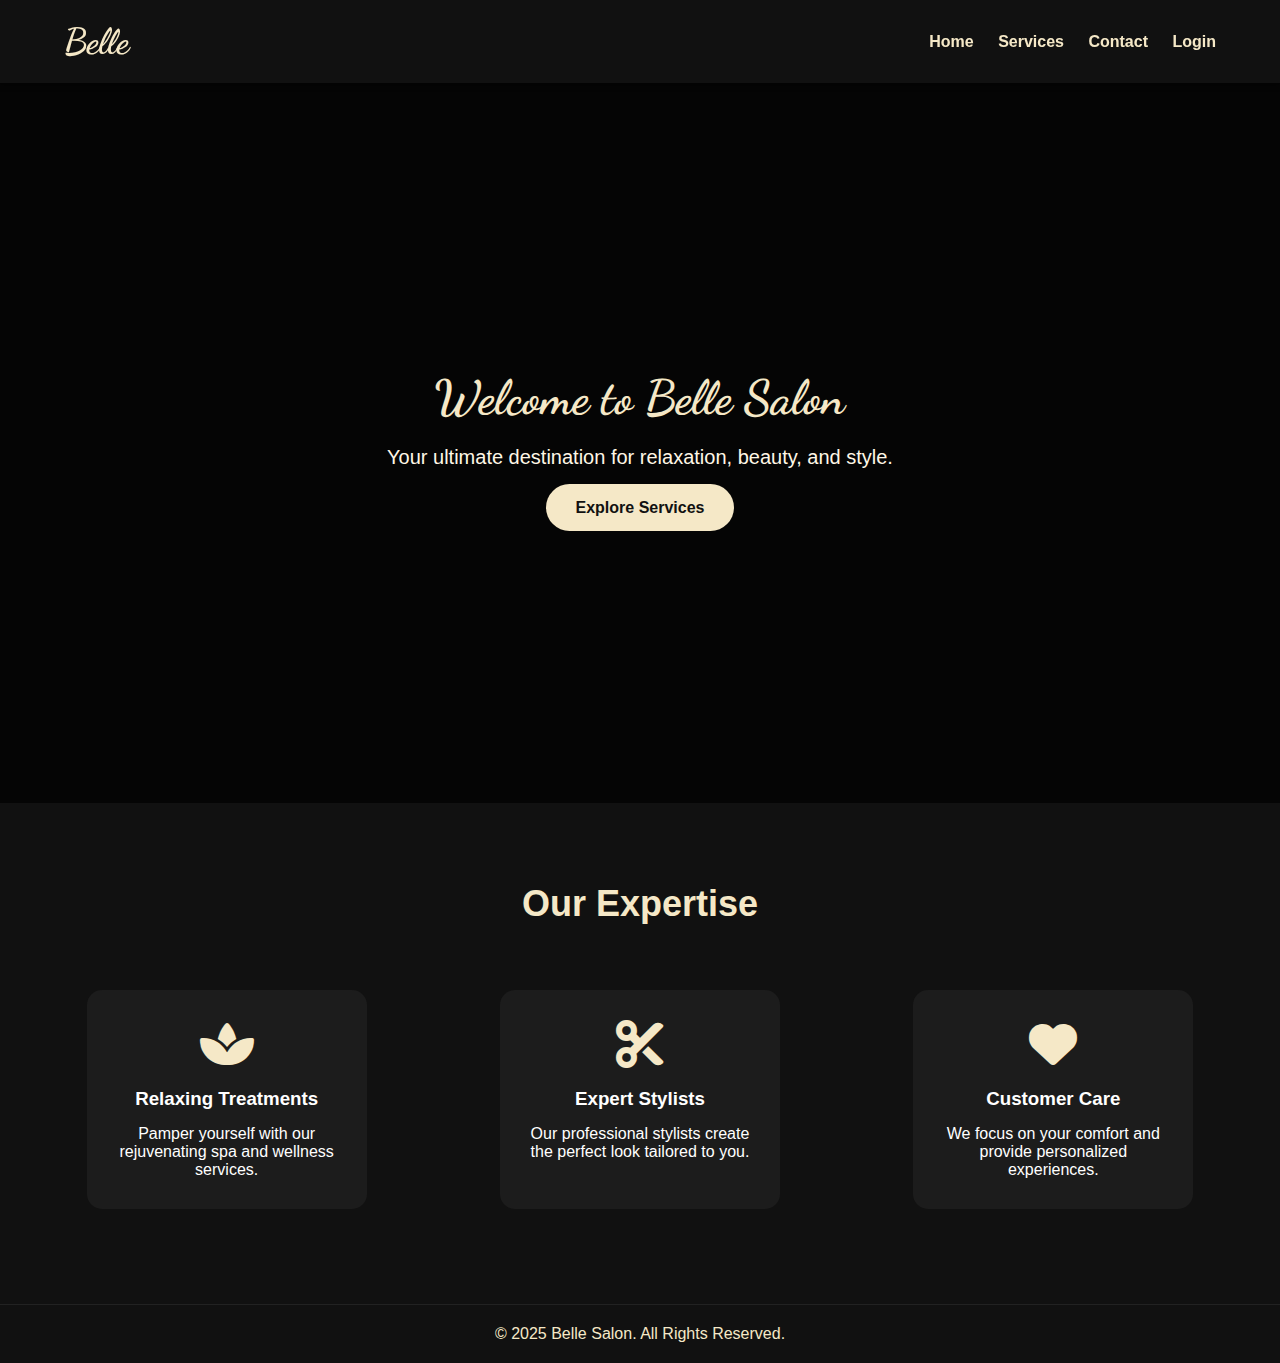
<file: index.html>
<!DOCTYPE html>
<html lang="en">
<head>
    <meta charset="UTF-8">
    <meta name="viewport" content="width=device-width, initial-scale=1.0">
    <title>Belle Salon</title>
    <link rel="stylesheet" href="css/style.css">
    <!-- Elegant curvy font -->
    <link href="https://fonts.googleapis.com/css2?family=Dancing+Script:wght@500;700&display=swap" rel="stylesheet">
    <link rel="stylesheet" href="https://cdnjs.cloudflare.com/ajax/libs/font-awesome/6.4.0/css/all.min.css">
</head>
<body>

<!-- Header -->
<header>
    <div class="container header-container">
        <h1 class="logo">Belle</h1>
        <nav>
            <a href="index.html">Home</a>
            <a href="services.html">Services</a>
            <a href="contact.html">Contact</a>
            <a href="login.html">Login</a>
        </nav>
    </div>
</header>

<!-- Hero Section -->
<section class="hero">
    <div class="hero-overlay"></div>
    <div class="hero-content">
        <h2>Welcome to Belle Salon</h2>
        <p>Your ultimate destination for relaxation, beauty, and style.</p>
        <a href="services.html" class="btn">Explore Services</a>
    </div>
</section>

<!-- About Section -->
<section class="about">
    <h2>Our Expertise</h2>
    <div class="about-container">
        <div class="about-card">
            <i class="fas fa-spa fa-3x"></i>
            <h3>Relaxing Treatments</h3>
            <p>Pamper yourself with our rejuvenating spa and wellness services.</p>
        </div>
        <div class="about-card">
            <i class="fas fa-cut fa-3x"></i>
            <h3>Expert Stylists</h3>
            <p>Our professional stylists create the perfect look tailored to you.</p>
        </div>
        <div class="about-card">
            <i class="fas fa-heart fa-3x"></i>
            <h3>Customer Care</h3>
            <p>We focus on your comfort and provide personalized experiences.</p>
        </div>
    </div>
</section>

<!-- Footer -->
<footer>
    <p>&copy; 2025 Belle Salon. All Rights Reserved.</p>
</footer>

<script src="js/script.js"></script>
</body>
</html>
</file>
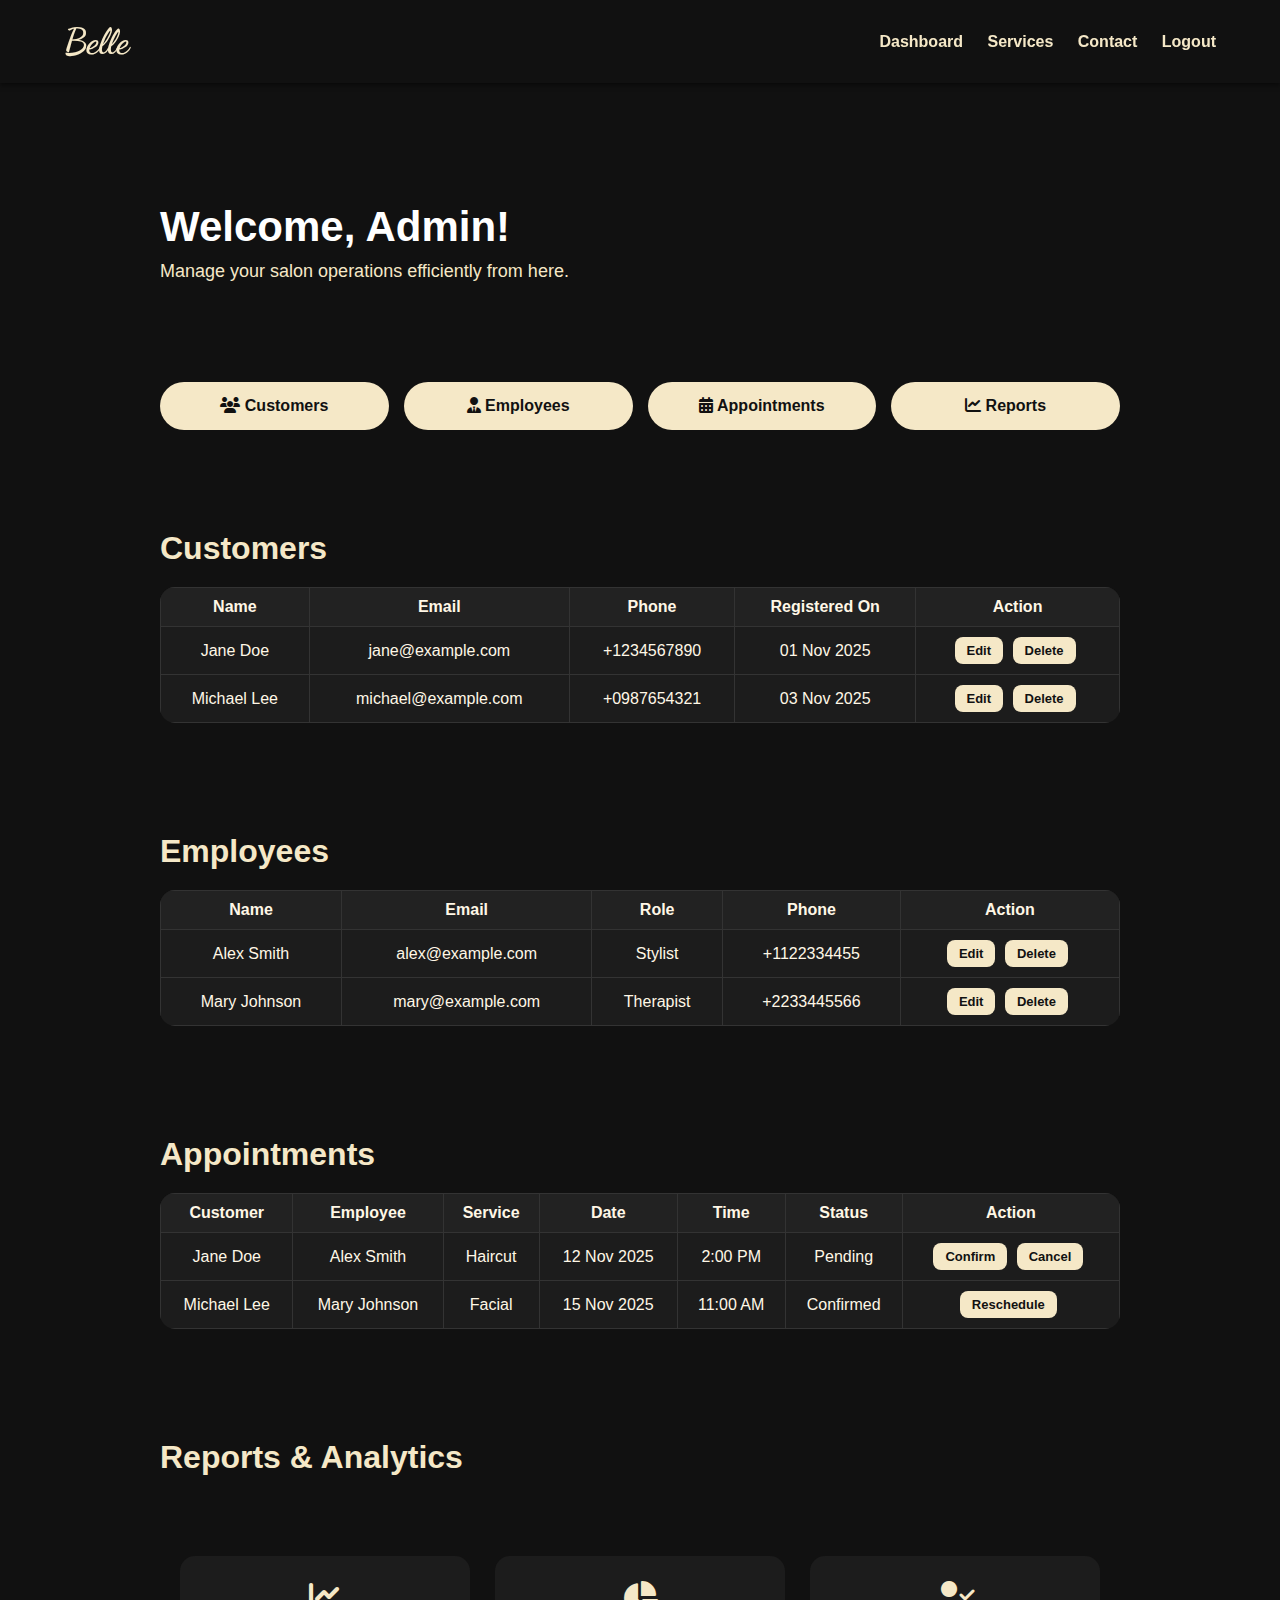
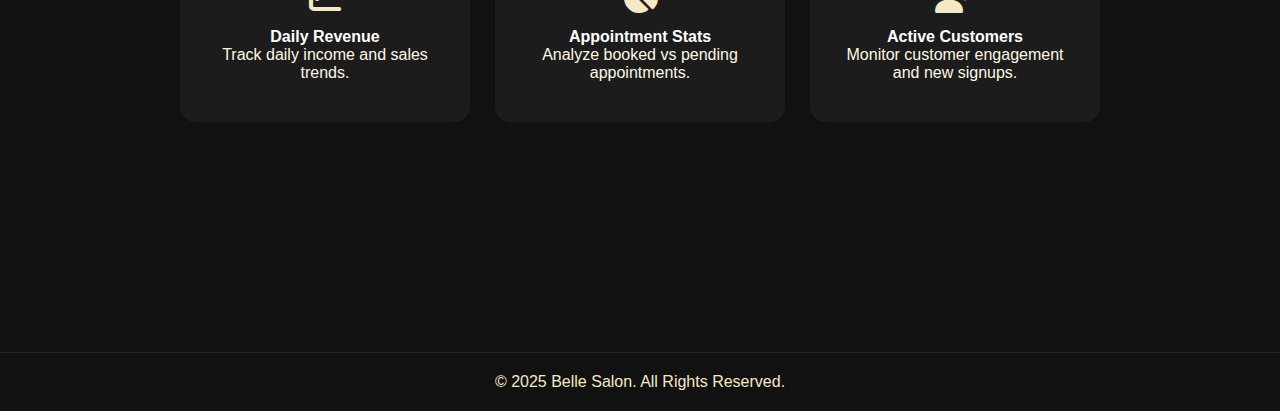
<file: admin.html>
<!DOCTYPE html>
<html lang="en">
<head>
  <meta charset="UTF-8">
  <meta name="viewport" content="width=device-width, initial-scale=1.0">
  <title>Admin Dashboard - Belle Salon</title>
  <link rel="stylesheet" href="css/style.css">
  <link href="https://fonts.googleapis.com/css2?family=Dancing+Script:wght@500;700&display=swap" rel="stylesheet">
  <link rel="stylesheet" href="https://cdnjs.cloudflare.com/ajax/libs/font-awesome/6.4.0/css/all.min.css">
</head>
<body>

<!-- Header -->
<header>
  <div class="container header-container">
      <h1 class="logo">Belle</h1>
      <nav>
          <a href="admin.html">Dashboard</a>
          <a href="services.html">Services</a>
          <a href="contact.html">Contact</a>
          <a href="login.html">Logout</a>
      </nav>
  </div>
</header>

<!-- Admin Dashboard -->
<section class="dashboard">
  <div class="dashboard-container">

    <!-- Welcome -->
    <div class="dashboard-welcome">
      <h2>Welcome, <span id="adminName">Admin</span>!</h2>
      <p>Manage your salon operations efficiently from here.</p>
    </div>

    <!-- Quick Actions -->
    <div class="quick-actions">
      <a href="#manageCustomers" class="btn"><i class="fas fa-users"></i> Customers</a>
      <a href="#manageEmployees" class="btn"><i class="fas fa-user-tie"></i> Employees</a>
      <a href="#appointmentsSection" class="btn"><i class="fas fa-calendar-alt"></i> Appointments</a>
      <a href="#reportsSection" class="btn"><i class="fas fa-chart-line"></i> Reports</a>
    </div>

    <!-- Manage Customers -->
    <div class="dashboard-section" id="manageCustomers">
      <h3>Customers</h3>
      <table class="appointments-table">
        <thead>
          <tr>
            <th>Name</th>
            <th>Email</th>
            <th>Phone</th>
            <th>Registered On</th>
            <th>Action</th>
          </tr>
        </thead>
        <tbody>
          <tr>
            <td>Jane Doe</td>
            <td>jane@example.com</td>
            <td>+1234567890</td>
            <td>01 Nov 2025</td>
            <td><button class="btn small-btn">Edit</button> <button class="btn small-btn">Delete</button></td>
          </tr>
          <tr>
            <td>Michael Lee</td>
            <td>michael@example.com</td>
            <td>+0987654321</td>
            <td>03 Nov 2025</td>
            <td><button class="btn small-btn">Edit</button> <button class="btn small-btn">Delete</button></td>
          </tr>
        </tbody>
      </table>
    </div>

    <!-- Manage Employees -->
    <div class="dashboard-section" id="manageEmployees">
      <h3>Employees</h3>
      <table class="appointments-table">
        <thead>
          <tr>
            <th>Name</th>
            <th>Email</th>
            <th>Role</th>
            <th>Phone</th>
            <th>Action</th>
          </tr>
        </thead>
        <tbody>
          <tr>
            <td>Alex Smith</td>
            <td>alex@example.com</td>
            <td>Stylist</td>
            <td>+1122334455</td>
            <td><button class="btn small-btn">Edit</button> <button class="btn small-btn">Delete</button></td>
          </tr>
          <tr>
            <td>Mary Johnson</td>
            <td>mary@example.com</td>
            <td>Therapist</td>
            <td>+2233445566</td>
            <td><button class="btn small-btn">Edit</button> <button class="btn small-btn">Delete</button></td>
          </tr>
        </tbody>
      </table>
    </div>

    <!-- Appointments -->
    <div class="dashboard-section" id="appointmentsSection">
      <h3>Appointments</h3>
      <table class="appointments-table">
        <thead>
          <tr>
            <th>Customer</th>
            <th>Employee</th>
            <th>Service</th>
            <th>Date</th>
            <th>Time</th>
            <th>Status</th>
            <th>Action</th>
          </tr>
        </thead>
        <tbody>
          <tr>
            <td>Jane Doe</td>
            <td>Alex Smith</td>
            <td>Haircut</td>
            <td>12 Nov 2025</td>
            <td>2:00 PM</td>
            <td>Pending</td>
            <td><button class="btn small-btn">Confirm</button> <button class="btn small-btn">Cancel</button></td>
          </tr>
          <tr>
            <td>Michael Lee</td>
            <td>Mary Johnson</td>
            <td>Facial</td>
            <td>15 Nov 2025</td>
            <td>11:00 AM</td>
            <td>Confirmed</td>
            <td><button class="btn small-btn">Reschedule</button></td>
          </tr>
        </tbody>
      </table>
    </div>

    <!-- Reports / Analytics -->
    <div class="dashboard-section" id="reportsSection">
      <h3>Reports & Analytics</h3>
      <div class="services-cards">
        <div class="service-card">
          <i class="fas fa-chart-line fa-2x"></i>
          <h4>Daily Revenue</h4>
          <p>Track daily income and sales trends.</p>
        </div>
        <div class="service-card">
          <i class="fas fa-chart-pie fa-2x"></i>
          <h4>Appointment Stats</h4>
          <p>Analyze booked vs pending appointments.</p>
        </div>
        <div class="service-card">
          <i class="fas fa-user-check fa-2x"></i>
          <h4>Active Customers</h4>
          <p>Monitor customer engagement and new signups.</p>
        </div>
      </div>
    </div>

  </div>
</section>

<!-- Footer -->
<footer>
  <p>&copy; 2025 Belle Salon. All Rights Reserved.</p>
</footer>

<script src="js/script.js"></script>
</body>
</html>
</file>
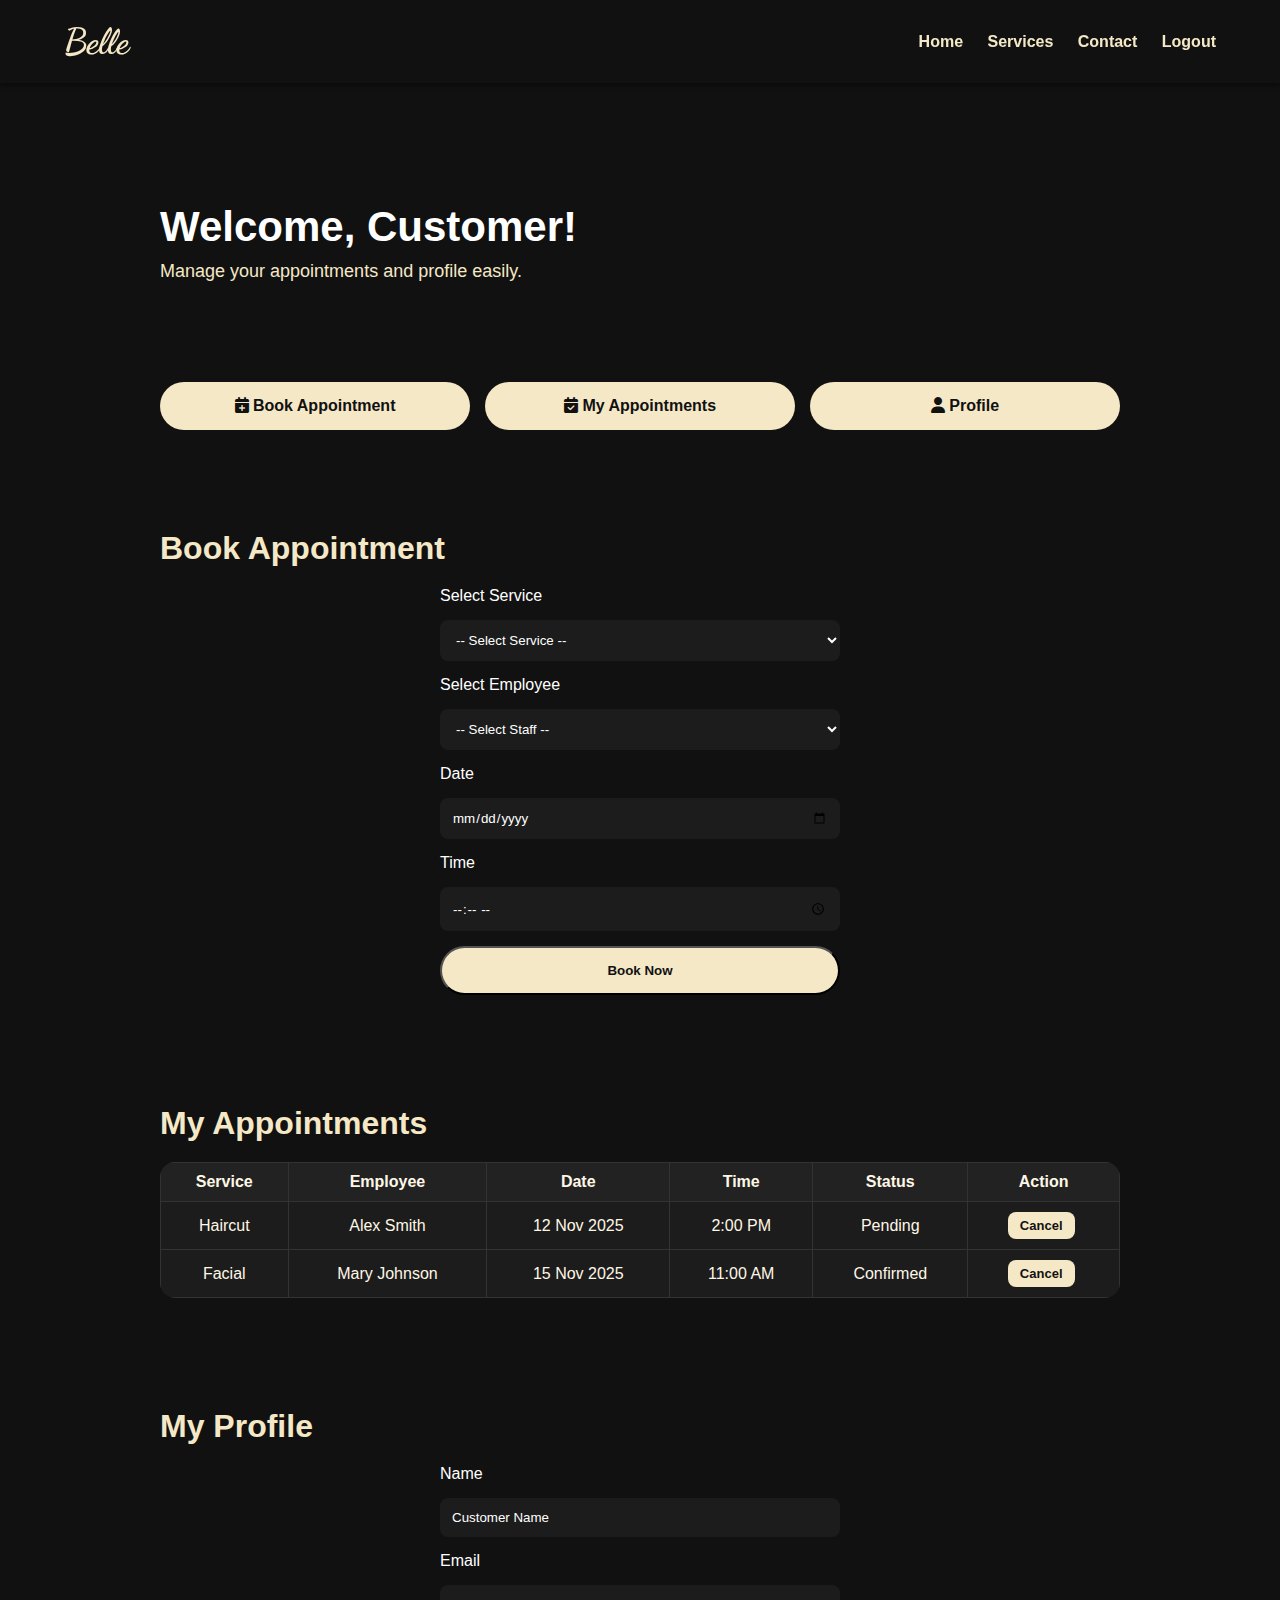
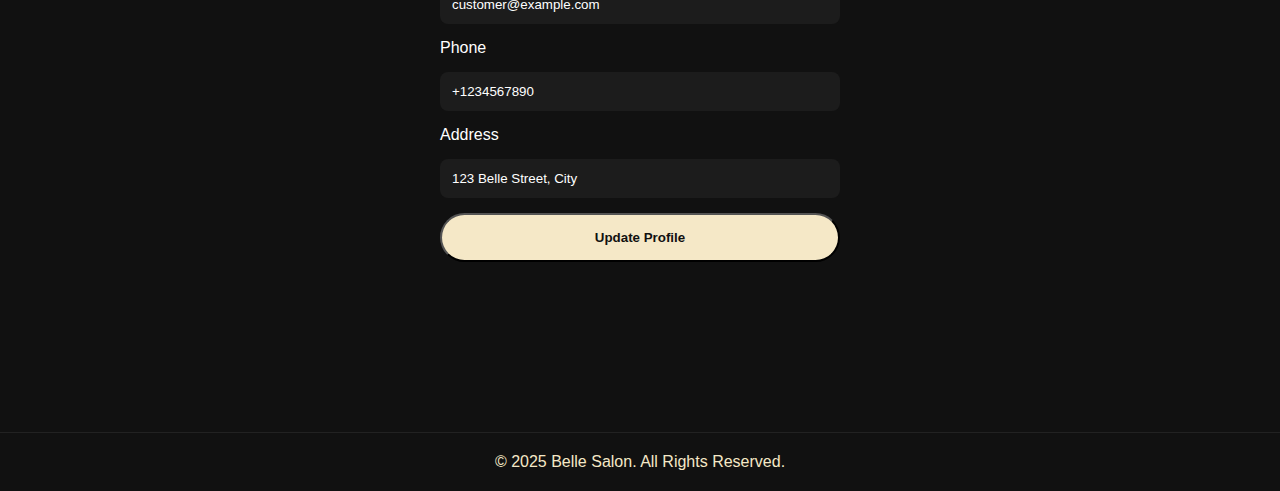
<file: dashboard.html>
<!DOCTYPE html>
<html lang="en">
<head>
  <meta charset="UTF-8">
  <meta name="viewport" content="width=device-width, initial-scale=1.0">
  <title>Customer Dashboard - Belle Salon</title>
  <link rel="stylesheet" href="css/style.css">
  <link href="https://fonts.googleapis.com/css2?family=Dancing+Script:wght@500;700&display=swap" rel="stylesheet">
  <link rel="stylesheet" href="https://cdnjs.cloudflare.com/ajax/libs/font-awesome/6.4.0/css/all.min.css">
</head>
<body>

<!-- Header -->
<header>
  <div class="container header-container">
      <h1 class="logo">Belle</h1>
      <nav>
          <a href="index.html">Home</a>
          <a href="services.html">Services</a>
          <a href="contact.html">Contact</a>
          <a href="login.html">Logout</a>
      </nav>
  </div>
</header>

<!-- Dashboard Section -->
<section class="dashboard">
  <div class="dashboard-container">

    <!-- Welcome -->
    <div class="dashboard-welcome">
      <h2>Welcome, <span id="customerName">Customer</span>!</h2>
      <p>Manage your appointments and profile easily.</p>
    </div>

    <!-- Quick Actions -->
    <div class="quick-actions">
      <a href="#bookAppointmentSection" class="btn"><i class="fas fa-calendar-plus"></i> Book Appointment</a>
      <a href="#myAppointmentsSection" class="btn"><i class="fas fa-calendar-check"></i> My Appointments</a>
      <a href="#profileSection" class="btn"><i class="fas fa-user"></i> Profile</a>
    </div>

    <!-- Book Appointment -->
    <div class="dashboard-section" id="bookAppointmentSection">
      <h3>Book Appointment</h3>
      <form class="appointment-form">
        <label for="service">Select Service</label>
        <select id="service" required>
          <option value="">-- Select Service --</option>
          <option value="Haircut">Haircut</option>
          <option value="Facial">Facial</option>
          <option value="Manicure">Manicure</option>
          <option value="Pedicure">Pedicure</option>
        </select>

        <label for="employee">Select Employee</label>
        <select id="employee" required>
          <option value="">-- Select Staff --</option>
          <option value="Alex Smith">Alex Smith</option>
          <option value="Mary Johnson">Mary Johnson</option>
        </select>

        <label for="date">Date</label>
        <input type="date" id="date" required>

        <label for="time">Time</label>
        <input type="time" id="time" required>

        <button type="submit" class="btn">Book Now</button>
      </form>
    </div>

    <!-- My Appointments -->
    <div class="dashboard-section" id="myAppointmentsSection">
      <h3>My Appointments</h3>
      <table class="appointments-table">
        <thead>
          <tr>
            <th>Service</th>
            <th>Employee</th>
            <th>Date</th>
            <th>Time</th>
            <th>Status</th>
            <th>Action</th>
          </tr>
        </thead>
        <tbody>
          <tr>
            <td>Haircut</td>
            <td>Alex Smith</td>
            <td>12 Nov 2025</td>
            <td>2:00 PM</td>
            <td>Pending</td>
            <td><button class="btn small-btn">Cancel</button></td>
          </tr>
          <tr>
            <td>Facial</td>
            <td>Mary Johnson</td>
            <td>15 Nov 2025</td>
            <td>11:00 AM</td>
            <td>Confirmed</td>
            <td><button class="btn small-btn">Cancel</button></td>
          </tr>
        </tbody>
      </table>
    </div>

    <!-- Profile -->
    <div class="dashboard-section" id="profileSection">
      <h3>My Profile</h3>
      <form class="profile-form">
        <label for="profileName">Name</label>
        <input type="text" id="profileName" value="Customer Name">

        <label for="profileEmail">Email</label>
        <input type="email" id="profileEmail" value="customer@example.com">

        <label for="profilePhone">Phone</label>
        <input type="text" id="profilePhone" value="+1234567890">

        <label for="profileAddress">Address</label>
        <input type="text" id="profileAddress" value="123 Belle Street, City">

        <button type="submit" class="btn">Update Profile</button>
      </form>
    </div>

  </div>
</section>

<footer>
  <p>&copy; 2025 Belle Salon. All Rights Reserved.</p>
</footer>

<script src="js/script.js"></script>
</body>
</html>
</file>
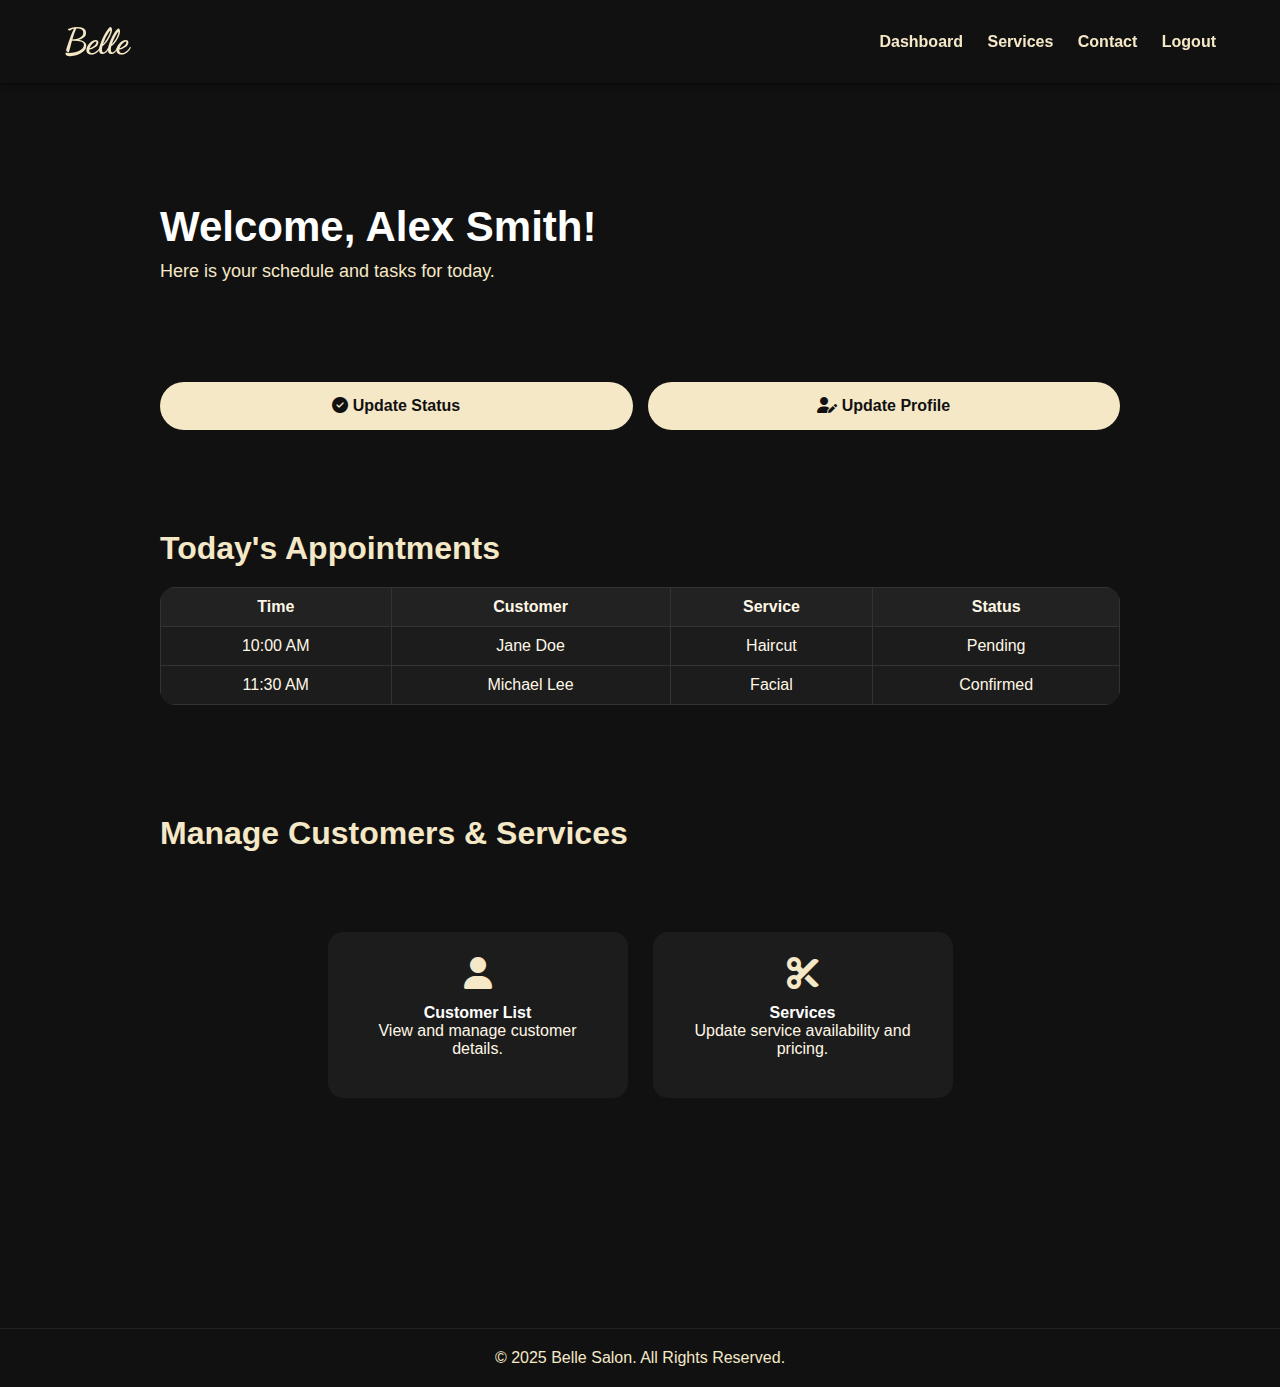
<file: employee.html>
<!DOCTYPE html>
<html lang="en">
<head>
  <meta charset="UTF-8">
  <meta name="viewport" content="width=device-width, initial-scale=1.0">
  <title>Employee Dashboard - Belle Salon</title>
  <link rel="stylesheet" href="css/style.css">
  <link href="https://fonts.googleapis.com/css2?family=Dancing+Script:wght@500;700&display=swap" rel="stylesheet">
  <link rel="stylesheet" href="https://cdnjs.cloudflare.com/ajax/libs/font-awesome/6.4.0/css/all.min.css">
</head>
<body>

<!-- Header -->
<header>
  <div class="container header-container">
      <h1 class="logo">Belle</h1>
      <nav>
          <a href="employee.html">Dashboard</a>
          <a href="services.html">Services</a>
          <a href="contact.html">Contact</a>
          <a href="login.html">Logout</a>
      </nav>
  </div>
</header>

<!-- Dashboard Main -->
<section class="dashboard">
  <div class="dashboard-container">

    <!-- Welcome Section -->
    <div class="dashboard-welcome">
      <h2>Welcome, <span id="employeeName">Alex Smith</span>!</h2>
      <p>Here is your schedule and tasks for today.</p>
    </div>

    <!-- Quick Actions -->
    <div class="quick-actions">
      <a href="services.html" class="btn"><i class="fas fa-check-circle"></i> Update Status</a>
      <a href="profile.html" class="btn"><i class="fas fa-user-edit"></i> Update Profile</a>
    </div>

    <!-- Today's Appointments -->
    <div class="dashboard-section">
      <h3>Today's Appointments</h3>
      <table class="appointments-table">
        <thead>
          <tr>
            <th>Time</th>
            <th>Customer</th>
            <th>Service</th>
            <th>Status</th>
          </tr>
        </thead>
        <tbody>
          <tr>
            <td>10:00 AM</td>
            <td>Jane Doe</td>
            <td>Haircut</td>
            <td>Pending</td>
          </tr>
          <tr>
            <td>11:30 AM</td>
            <td>Michael Lee</td>
            <td>Facial</td>
            <td>Confirmed</td>
          </tr>
        </tbody>
      </table>
    </div>

    <!-- Manage Services / Customers -->
    <div class="dashboard-section">
      <h3>Manage Customers & Services</h3>
      <div class="services-cards">
        <div class="service-card">
          <i class="fas fa-user fa-2x"></i>
          <h4>Customer List</h4>
          <p>View and manage customer details.</p>
        </div>
        <div class="service-card">
          <i class="fas fa-cut fa-2x"></i>
          <h4>Services</h4>
          <p>Update service availability and pricing.</p>
        </div>
      </div>
    </div>

  </div>
</section>

<!-- Footer -->
<footer>
  <p>&copy; 2025 Belle Salon. All Rights Reserved.</p>
</footer>

<script src="js/script.js"></script>
</body>
</html>
</file>
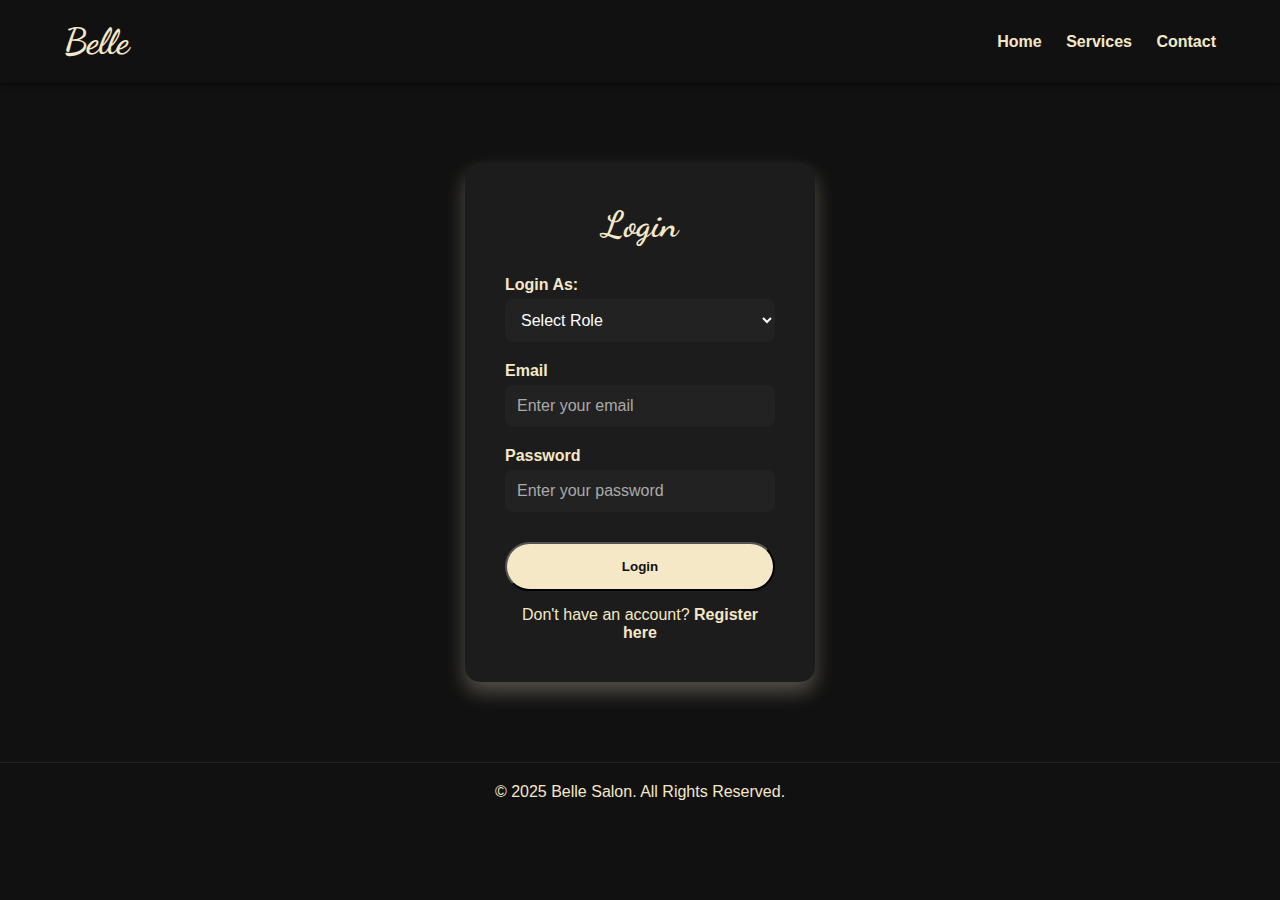
<file: login.html>
<!DOCTYPE html>
<html lang="en">
<head>
  <meta charset="UTF-8">
  <meta name="viewport" content="width=device-width, initial-scale=1.0">
  <title>Login - Belle Salon</title>
  <link rel="stylesheet" href="css/style.css">
  <link href="https://fonts.googleapis.com/css2?family=Dancing+Script:wght@500;700&display=swap" rel="stylesheet">
</head>
<body>

<!-- Header -->
<header>
  <div class="container header-container">
      <h1 class="logo">Belle</h1>
      <nav>
          <a href="index.html">Home</a>
          <a href="services.html">Services</a>
          <a href="contact.html">Contact</a>
      </nav>
  </div>
</header>

<!-- Login Form Section -->
<section class="form-section">
  <div class="form-container">
    <h2>Login</h2>
    <form id="loginForm">
      
      <label for="role">Login As:</label>
      <select id="role" required>
        <option value="" disabled selected>Select Role</option>
        <option value="customer">Customer</option>
        <option value="admin">Admin</option>
        <option value="employee">Employee</option>
      </select>

      <label for="email">Email</label>
      <input type="email" id="email" placeholder="Enter your email" required>

      <label for="password">Password</label>
      <input type="password" id="password" placeholder="Enter your password" required>

      <button type="submit" class="btn">Login</button>
      <p>Don't have an account? <a href="register.html">Register here</a></p>
    </form>
  </div>
</section>

<!-- Footer -->
<footer>
  <p>&copy; 2025 Belle Salon. All Rights Reserved.</p>
</footer>

<script src="js/script.js"></script>
</body>
</html>
</file>
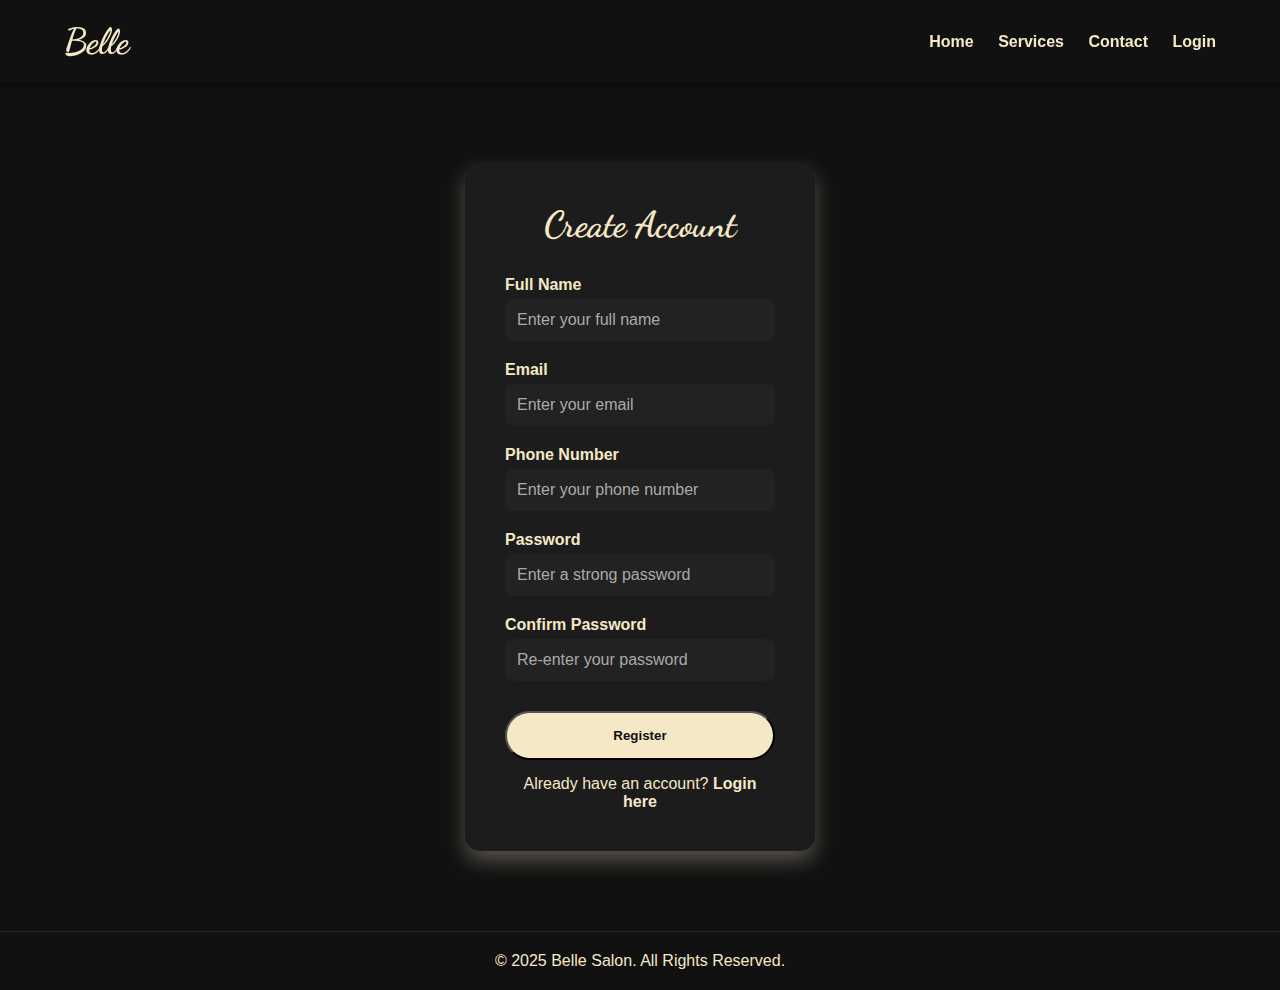
<file: register.html>
<!DOCTYPE html>
<html lang="en">
<head>
  <meta charset="UTF-8">
  <meta name="viewport" content="width=device-width, initial-scale=1.0">
  <title>Register - Belle Salon</title>
  <link rel="stylesheet" href="css/style.css">
  <link href="https://fonts.googleapis.com/css2?family=Dancing+Script:wght@500;700&display=swap" rel="stylesheet">
</head>
<body>

<!-- Header -->
<header>
  <div class="container header-container">
      <h1 class="logo">Belle</h1>
      <nav>
          <a href="index.html">Home</a>
          <a href="services.html">Services</a>
          <a href="contact.html">Contact</a>
          <a href="login.html">Login</a>
      </nav>
  </div>
</header>

<!-- Registration Form Section -->
<section class="form-section">
  <div class="form-container">
    <h2>Create Account</h2>
    <form id="registerForm">

      <label for="fullname">Full Name</label>
      <input type="text" id="fullname" placeholder="Enter your full name" required>

      <label for="email">Email</label>
      <input type="email" id="email" placeholder="Enter your email" required>

      <label for="phone">Phone Number</label>
      <input type="tel" id="phone" placeholder="Enter your phone number" required>

      <label for="password">Password</label>
      <input type="password" id="password" placeholder="Enter a strong password" required>

      <label for="confirmPassword">Confirm Password</label>
      <input type="password" id="confirmPassword" placeholder="Re-enter your password" required>

      <input type="hidden" id="role" value="customer"> <!-- fixed role -->

      <button type="submit" class="btn">Register</button>
      <p>Already have an account? <a href="login.html">Login here</a></p>
    </form>
  </div>
</section>

<!-- Footer -->
<footer>
  <p>&copy; 2025 Belle Salon. All Rights Reserved.</p>
</footer>

<script src="js/script.js"></script>
<script>
  // Simple client-side validation
  const registerForm = document.getElementById('registerForm');
  registerForm.addEventListener('submit', (e) => {
      e.preventDefault();
      const password = document.getElementById('password').value;
      const confirmPassword = document.getElementById('confirmPassword').value;

      if(password !== confirmPassword) {
          alert('Passwords do not match!');
          return;
      }

      // Here you can handle sending data to backend/SQL
      alert('Registration successful!');
      registerForm.reset();
  });
</script>

</body>
</html>
</file>
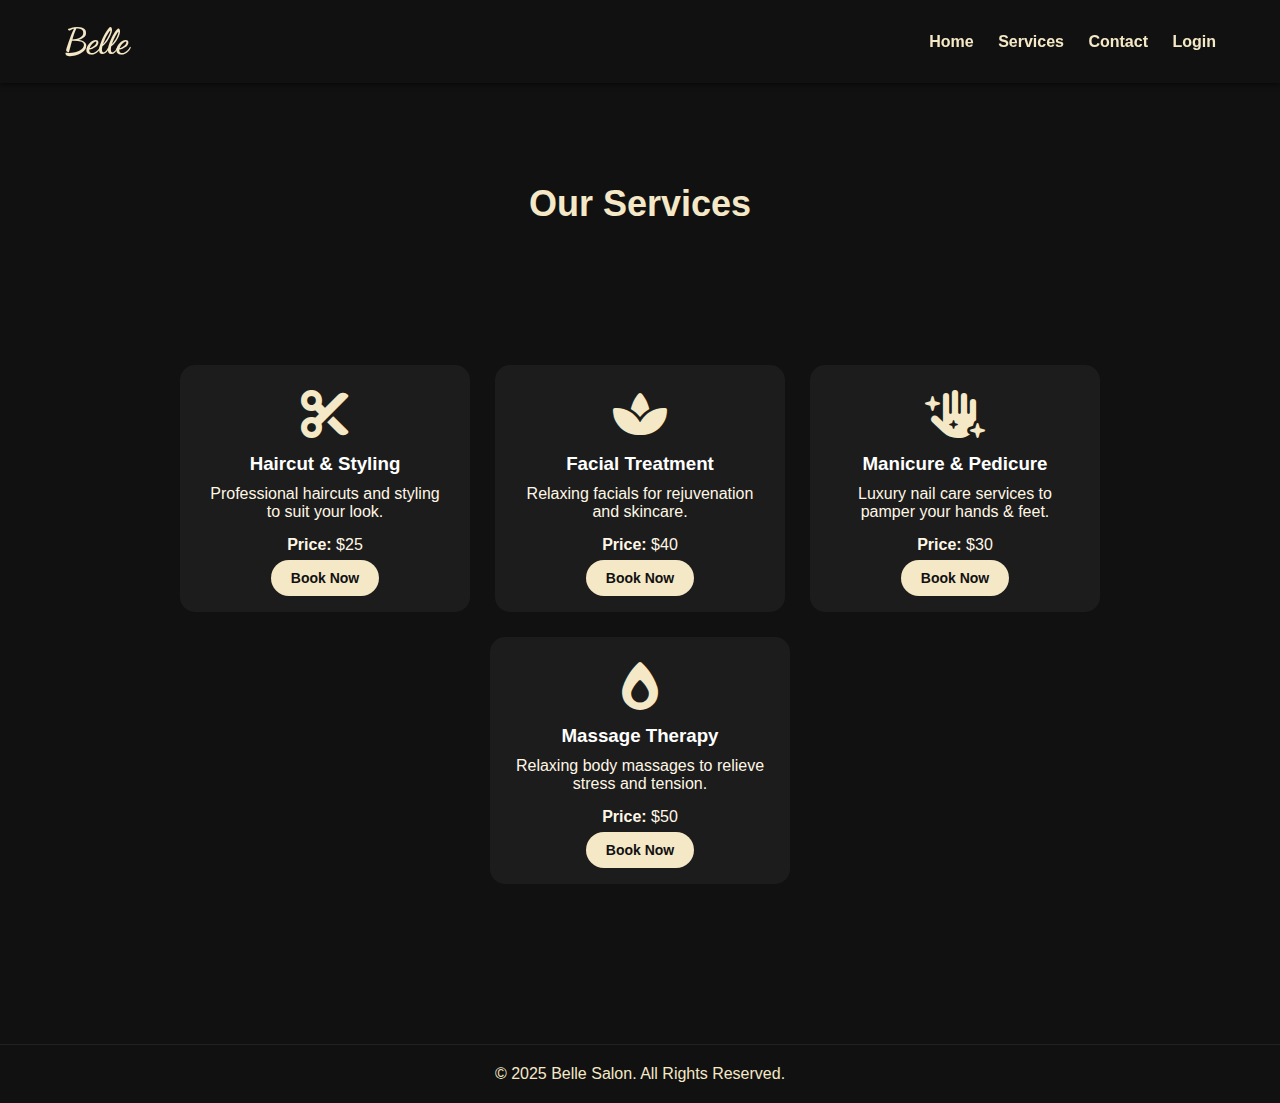
<file: services.html>
<!DOCTYPE html>
<html lang="en">
<head>
  <meta charset="UTF-8">
  <meta name="viewport" content="width=device-width, initial-scale=1.0">
  <title>Services - Belle Salon</title>
  <link rel="stylesheet" href="css/style.css">
  <link href="https://fonts.googleapis.com/css2?family=Dancing+Script:wght@500;700&display=swap" rel="stylesheet">
  <link rel="stylesheet" href="https://cdnjs.cloudflare.com/ajax/libs/font-awesome/6.4.0/css/all.min.css">
</head>
<body>

<!-- Header -->
<header>
  <div class="container header-container">
      <h1 class="logo">Belle</h1>
      <nav>
          <a href="index.html">Home</a>
          <a href="services.html">Services</a>
          <a href="contact.html">Contact</a>
          <a href="login.html">Login</a>
      </nav>
  </div>
</header>

<!-- Services Section -->
<section class="services-page">
  <div class="container dashboard-container">
    <h2 class="section-title">Our Services</h2>
    <div class="services-cards">

      <div class="service-card">
        <i class="fas fa-cut fa-3x"></i>
        <h3>Haircut & Styling</h3>
        <p>Professional haircuts and styling to suit your look.</p>
        <p><strong>Price:</strong> $25</p>
        <a href="dashboard.html" class="btn">Book Now</a>
      </div>

      <div class="service-card">
        <i class="fas fa-spa fa-3x"></i>
        <h3>Facial Treatment</h3>
        <p>Relaxing facials for rejuvenation and skincare.</p>
        <p><strong>Price:</strong> $40</p>
        <a href="dashboard.html" class="btn">Book Now</a>
      </div>

      <div class="service-card">
        <i class="fas fa-hand-sparkles fa-3x"></i>
        <h3>Manicure & Pedicure</h3>
        <p>Luxury nail care services to pamper your hands & feet.</p>
        <p><strong>Price:</strong> $30</p>
        <a href="dashboard.html" class="btn">Book Now</a>
      </div>

      <div class="service-card">
        <i class="fas fa-burn fa-3x"></i>
        <h3>Massage Therapy</h3>
        <p>Relaxing body massages to relieve stress and tension.</p>
        <p><strong>Price:</strong> $50</p>
        <a href="dashboard.html" class="btn">Book Now</a>
      </div>

    </div>
  </div>
</section>

<!-- Footer -->
<footer>
  <p>&copy; 2025 Belle Salon. All Rights Reserved.</p>
</footer>

<script src="js/script.js"></script>
</body>
</html>
</file>
<file: css/style.css>
/* Reset */
* {
    margin: 0;
    padding: 0;
    box-sizing: border-box;
}

body {
    font-family: 'Montserrat', sans-serif;
    background-color: #111;
    color: #fff;
}

/* Logo */
.logo {
    font-family: 'Dancing Script', cursive; /* Only Belle is cursive */
    font-size: 36px;
    color: #f5e8c7; /* Cream */
    font-weight: 700;
}

/* Normal font for everything else */
body, h2, h3, p, table, header nav a {
    font-family: 'Montserrat', sans-serif;
}

/* Header */
header {
    background-color: #111;
    padding: 20px 0;
    box-shadow: 0 2px 5px rgba(0,0,0,0.5);
    position: sticky;
    top: 0;
    z-index: 100;
}

header .header-container {
    width: 90%;
    margin: auto;
    display: flex;
    justify-content: space-between;
    align-items: center;
}

header nav a {
    margin-left: 20px;
    text-decoration: none;
    color: #f5e8c7;
    font-weight: 600;
    transition: color 0.3s;
}

header nav a:hover {
    color: #e6d8b0;
}

/* Hero */
.hero {
    position: relative;
    display: flex;
    justify-content: center;
    align-items: center;
    text-align: center;
    height: 80vh;
    background: url('https://images.unsplash.com/photo-1588776814546-2d598f1dce91?auto=format&fit=crop&w=1470&q=80') center/cover no-repeat;
}

.hero-overlay {
    position: absolute;
    top: 0;
    left: 0;
    width: 100%;
    height: 100%;
    background-color: rgba(0,0,0,0.7);
}

.hero-content {
    position: relative;
    color: #f5e8c7;
    max-width: 700px;
    padding: 20px;
}

.hero-content h2 {
    font-family: 'Dancing Script', cursive;
    font-size: 48px;
    margin-bottom: 20px;
    font-weight: 700;
}

.hero p {
    font-size: 20px;
    margin-bottom: 30px;
    color: #fff7e6;
}

.btn {
    background-color: #f5e8c7;
    color: #111;
    padding: 15px 30px;
    border-radius: 50px;
    text-decoration: none;
    font-weight: 600;
    transition: 0.3s;
}

.btn:hover {
    background-color: #e6d8b0;
}

/* About Section */
.about {
    padding: 80px 20px;
    text-align: center;
    background-color: #111;
}

.about h2 {
    font-size: 36px;
    margin-bottom: 50px;
    color: #f5e8c7;
}

.about-container {
    display: flex;
    justify-content: space-around;
    flex-wrap: wrap;
}

.about-card {
    background: #1c1c1c;
    padding: 30px;
    margin: 15px;
    border-radius: 15px;
    width: 280px;
    transition: transform 0.3s, box-shadow 0.3s;
}

.about-card:hover {
    transform: translateY(-10px);
    box-shadow: 0 10px 20px rgba(245,232,199,0.4);
}

.about-card i {
    color: #f5e8c7;
    margin-bottom: 20px;
}

.about-card h3 {
    margin-bottom: 15px;
}

/* Footer */
footer {
    background-color: #111;
    padding: 20px 0;
    text-align: center;
    color: #f5e8c7;
    border-top: 1px solid #222;
}

/* Form Section */
.form-section {
    display: flex;
    justify-content: center;
    align-items: center;
    padding: 80px 20px;
    background-color: #111;
}

.form-container {
    background-color: #1c1c1c;
    padding: 40px;
    border-radius: 15px;
    width: 350px;
    box-shadow: 0 10px 20px rgba(245,232,199,0.3);
    text-align: center;
}

.form-container h2 {
    color: #f5e8c7;
    font-family: 'Dancing Script', cursive;
    margin-bottom: 30px;
    font-size: 36px;
}

.form-container label {
    display: block;
    text-align: left;
    margin-bottom: 5px;
    color: #f5e8c7;
    font-weight: 600;
}

.form-container input, 
.form-container select {
    width: 100%;
    padding: 12px;
    margin-bottom: 20px;
    border: none;
    border-radius: 8px;
    background-color: #222;
    color: #fff;
    font-family: 'Montserrat', sans-serif;
    font-size: 16px;
}

.form-container input::placeholder {
    color: #aaa;
}

.form-container .btn {
    width: 100%;
    padding: 15px;
    border-radius: 50px;
    font-weight: 600;
    margin-top: 10px;
}

.form-container p {
    color: #f5e8c7;
    margin-top: 15px;
}

.form-container a {
    color: #f5e8c7;
    text-decoration: none;
    font-weight: 600;
}

.form-container a:hover {
    text-decoration: underline;
}

/* Role dropdown arrow */
.form-container .select-wrapper {
    position: relative;
    width: 100%;
    margin-bottom: 20px;
}

.form-container .select-wrapper::after {
    content: "\25BC"; /* Down arrow */
    position: absolute;
    top: 50%;
    right: 15px;
    transform: translateY(-50%);
    pointer-events: none;
    color: #f5e8c7;
}

/* Small buttons inside tables */
.small-btn {
    padding: 6px 12px;
    font-size: 13px;
    border-radius: 8px;
    margin-right: 5px;
    background-color: #f5e8c7;
    color: #111;
    border: none;
}

.small-btn:hover {
    background-color: #e6d8b0;
}

/* Dashboard */
.dashboard-container {
    padding: 40px 20px;
    display: flex;
    flex-direction: column;
    gap: 40px;
}

.dashboard-welcome {
    margin-bottom: 30px;
}

.dashboard-welcome h2 {
    font-size: 32px;
    margin-bottom: 10px;
}

.dashboard-welcome p {
    font-size: 18px;
    color: #fff7e6;
}

.quick-actions {
    display: flex;
    flex-wrap: wrap;
    gap: 15px;
    margin-bottom: 30px;
}

.quick-actions .btn {
    flex: 1 1 200px;
    text-align: center;
}

/* Dashboard sections (tables/cards) */
.dashboard-section {
    margin-top: 20px;
}

.appointments-table {
    width: 100%;
    border-collapse: collapse;
    background-color: #1c1c1c;
    border-radius: 15px;
    overflow: hidden;
}

.appointments-table th,
.appointments-table td {
    padding: 12px;
    text-align: left;
    border-bottom: 1px solid #222;
    color: #fff7e6;
}

.appointments-table th {
    background-color: #222;
}

/* Services Page */
.services-page, .services-cards {
    padding: 60px 20px;
}

.section-title {
    font-size: 36px;
    text-align: center;
    margin-bottom: 40px;
    color: #f5e8c7;
}

.services-cards {
    display: flex;
    flex-wrap: wrap;
    gap: 25px;
    justify-content: center;
}

.service-card {
    background-color: #1c1c1c;
    padding: 25px;
    border-radius: 15px;
    flex: 1;
    min-width: 220px;
    max-width: 300px;
    text-align: center;
    transition: transform 0.3s, box-shadow 0.3s;
}

.service-card:hover {
    transform: translateY(-8px);
    box-shadow: 0 10px 20px rgba(245,232,199,0.3);
}

.service-card i {
    color: #f5e8c7;
    margin-bottom: 15px;
}

.service-card h3 {
    margin-bottom: 10px;
}

.service-card p {
    margin-bottom: 15px;
    color: #fff7e6;
}

.service-card .btn {
    padding: 10px 20px;
    border-radius: 50px;
    font-size: 14px;
}



/* Contact Section */
.contact-section {
    padding: 80px 20px;
    background-color: #111;
    color: #fff;
    text-align: center;
}

.contact-container {
    max-width: 600px;
    margin: auto;
}

.contact-container h2 {
    font-family: 'Dancing Script', cursive;
    font-size: 42px;
    color: #f5e8c7;
    margin-bottom: 20px;
}

.contact-container p {
    color: #fff7e6;
    margin-bottom: 40px;
}

.contact-form {
    display: flex;
    flex-direction: column;
    gap: 15px;
}

.contact-form label {
    text-align: left;
    color: #f5e8c7;
    font-weight: 600;
}

.contact-form input,
.contact-form textarea {
    padding: 12px;
    border-radius: 8px;
    border: none;
    background-color: #1c1c1c;
    color: #fff;
    font-family: 'Montserrat', sans-serif;
}

.contact-form input::placeholder,
.contact-form textarea::placeholder {
    color: #aaa;
}

.contact-form .btn {
    margin-top: 10px;
    border-radius: 50px;
    padding: 15px;
    background-color: #f5e8c7;
    color: #111;
    font-weight: 600;
}

.contact-form .btn:hover {
    background-color: #e6d8b0;
}

.contact-info {
    margin-top: 40px;
    text-align: left;
    color: #f5e8c7;
}

.contact-info p {
    margin: 10px 0;
    font-size: 16px;
}

.contact-info i {
    margin-right: 10px;
}


.dashboard {
    padding: 80px 20px;
    background-color: #111;
    color: #fff;
}

.dashboard-container {
    max-width: 1000px;
    margin: auto;
}

.dashboard-welcome h2 {
    font-size: 42px;
    font-family: 'Montserrat', sans-serif;
    margin-bottom: 10px;
}

.dashboard-welcome p {
    margin-bottom: 30px;
    color: #f5e8c7;
}

.quick-actions {
    display: flex;
    flex-wrap: wrap;
    gap: 15px;
    margin-bottom: 40px;
    justify-content: center;
}

.dashboard-section {
    margin-bottom: 50px;
}

.dashboard-section h3 {
    font-size: 32px;
    margin-bottom: 20px;
    color: #f5e8c7;
}

.appointment-form,
.profile-form {
    display: flex;
    flex-direction: column;
    gap: 15px;
    max-width: 400px;
    margin: auto;
}

.appointment-form input,
.appointment-form select,
.profile-form input {
    padding: 12px;
    border-radius: 8px;
    border: none;
    background-color: #1c1c1c;
    color: #fff;
    font-family: 'Montserrat', sans-serif;
}

.appointment-form input::placeholder,
.profile-form input::placeholder {
    color: #aaa;
}

.appointments-table {
    width: 100%;
    border-collapse: collapse;
}

.appointments-table th,
.appointments-table td {
    border: 1px solid #333;
    padding: 10px;
    text-align: center;
    font-family: 'Montserrat', sans-serif;
}

.small-btn {
    padding: 6px 12px;
    font-size: 13px;
    border-radius: 8px;
    margin-right: 5px;
    background-color: #f5e8c7;
    color: #111;
    border: none;
    cursor: pointer;
}

.small-btn:hover {
    background-color: #e6d8b0;
}


.dashboard {
    padding: 80px 20px;
    background-color: #111;
    color: #fff;
}

.dashboard-container {
    max-width: 1000px;
    margin: auto;
}

.dashboard-welcome h2 {
    font-size: 42px;
    font-family: 'Montserrat', sans-serif;
    margin-bottom: 10px;
}

.dashboard-welcome p {
    margin-bottom: 30px;
    color: #f5e8c7;
}

.quick-actions {
    display: flex;
    flex-wrap: wrap;
    gap: 15px;
    margin-bottom: 40px;
    justify-content: center;
}

.dashboard-section {
    margin-bottom: 50px;
}

.dashboard-section h3 {
    font-size: 32px;
    margin-bottom: 20px;
    color: #f5e8c7;
}

.appointment-form,
.profile-form {
    display: flex;
    flex-direction: column;
    gap: 15px;
    max-width: 400px;
    margin: auto;
}

.appointment-form input,
.appointment-form select,
.profile-form input {
    padding: 12px;
    border-radius: 8px;
    border: none;
    background-color: #1c1c1c;
    color: #fff;
    font-family: 'Montserrat', sans-serif;
}

.appointment-form input::placeholder,
.profile-form input::placeholder {
    color: #aaa;
}

.appointments-table {
    width: 100%;
    border-collapse: collapse;
}

.appointments-table th,
.appointments-table td {
    border: 1px solid #333;
    padding: 10px;
    text-align: center;
    font-family: 'Montserrat', sans-serif;
}

.small-btn {
    padding: 6px 12px;
    font-size: 13px;
    border-radius: 8px;
    margin-right: 5px;
    background-color: #f5e8c7;
    color: #111;
    border: none;
    cursor: pointer;
}

.small-btn:hover {
    background-color: #e6d8b0;
}
</file>
